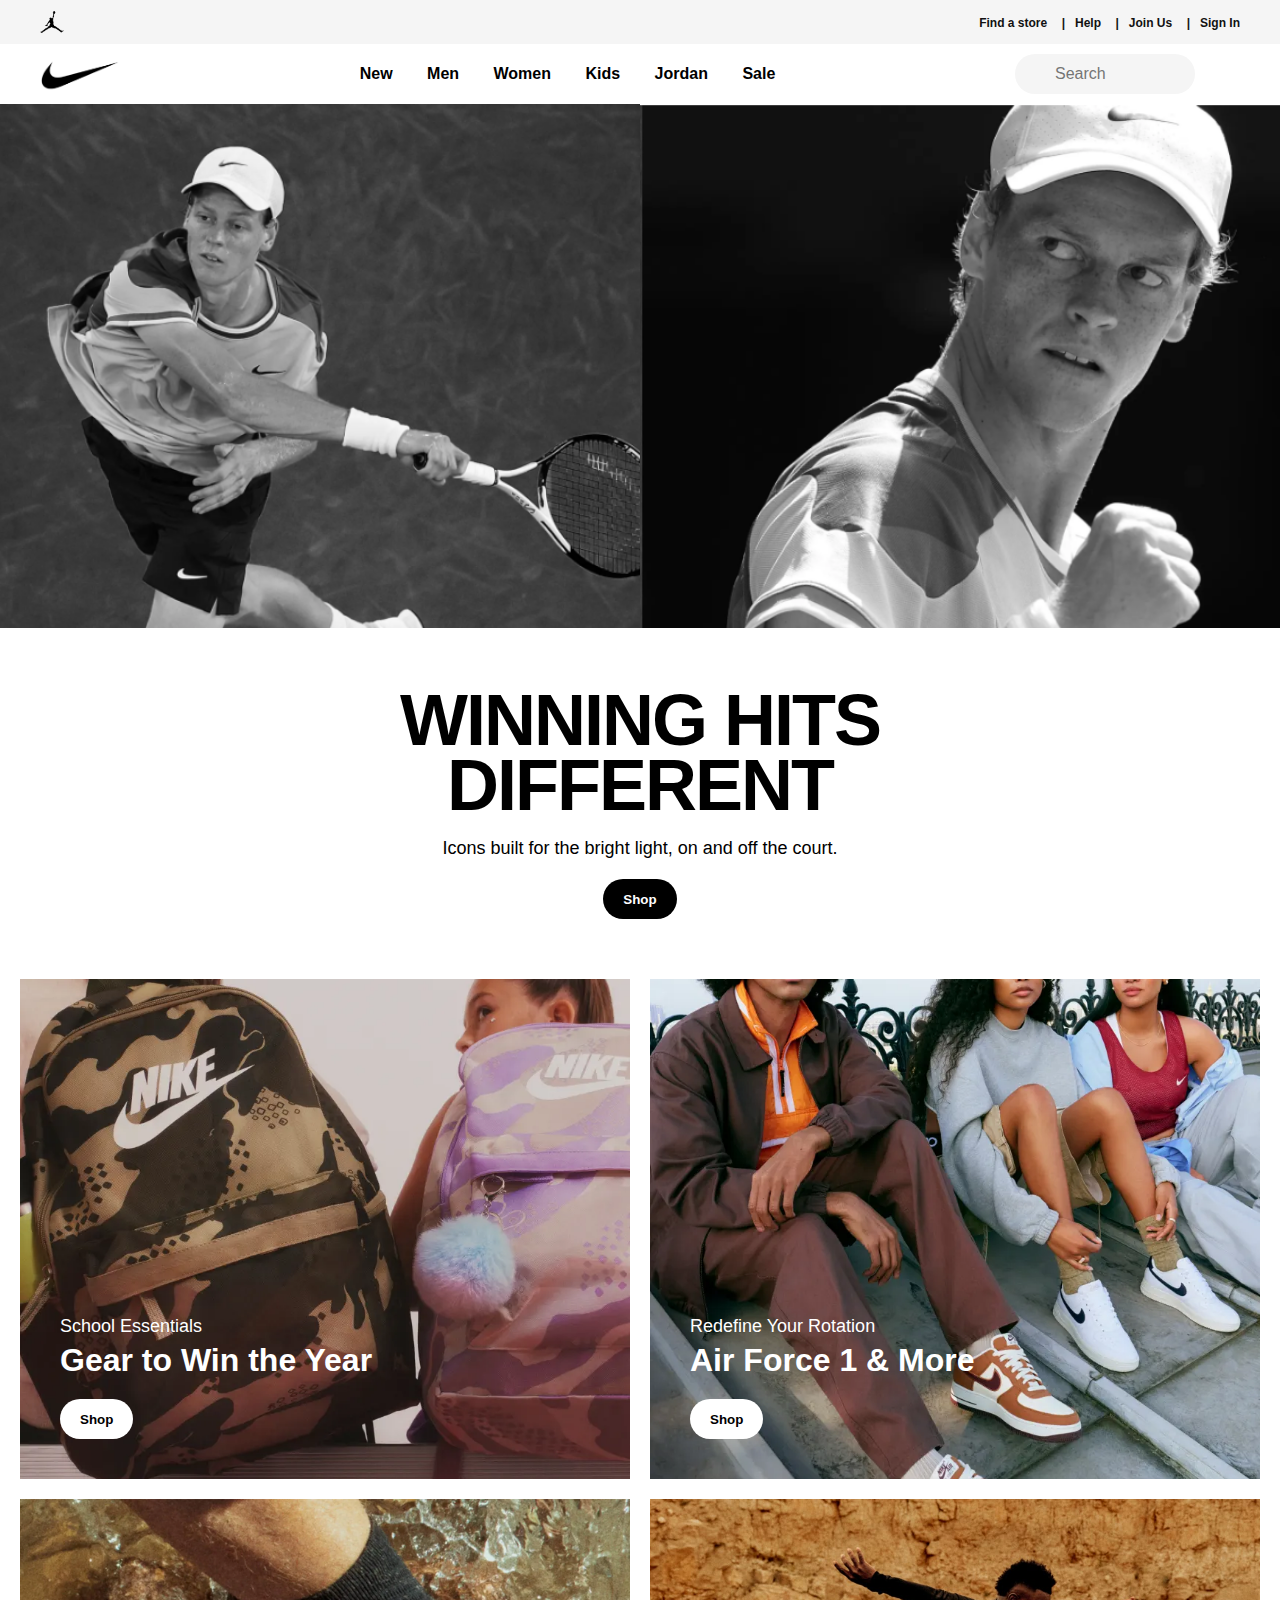
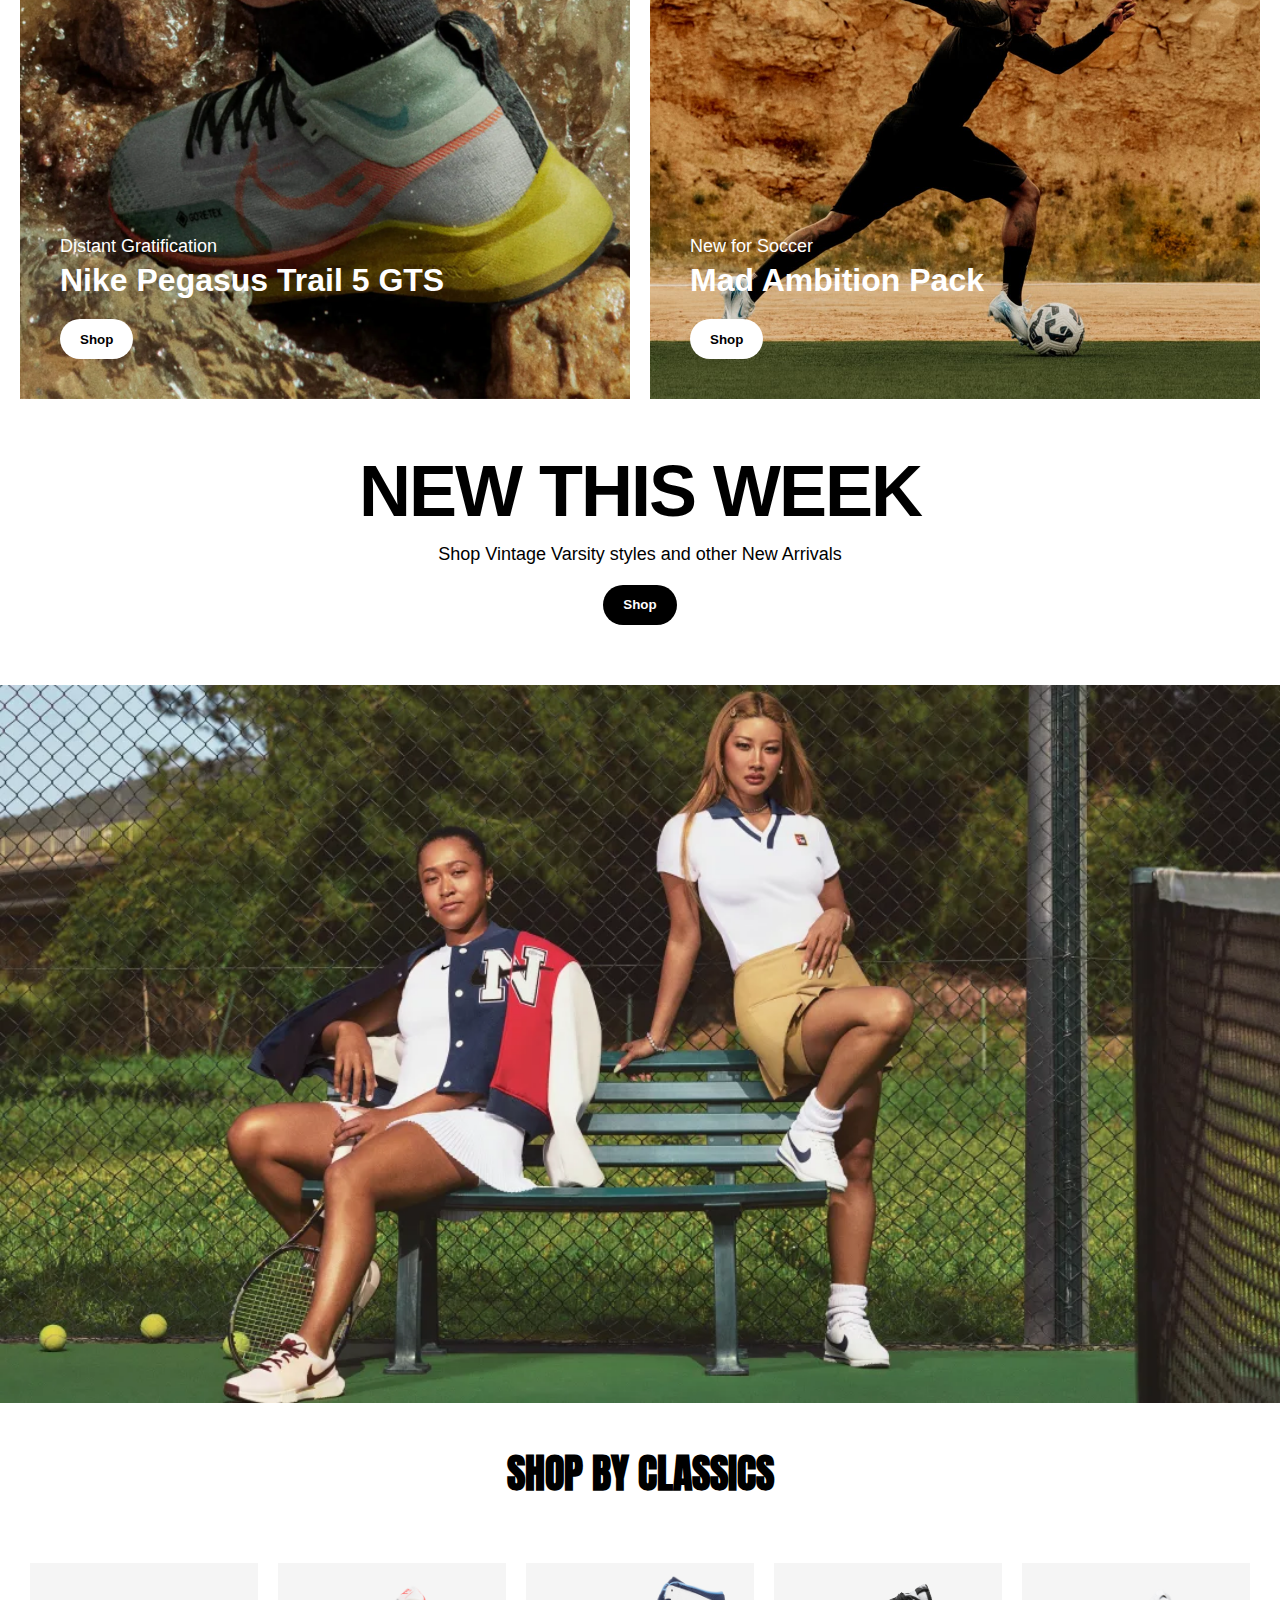
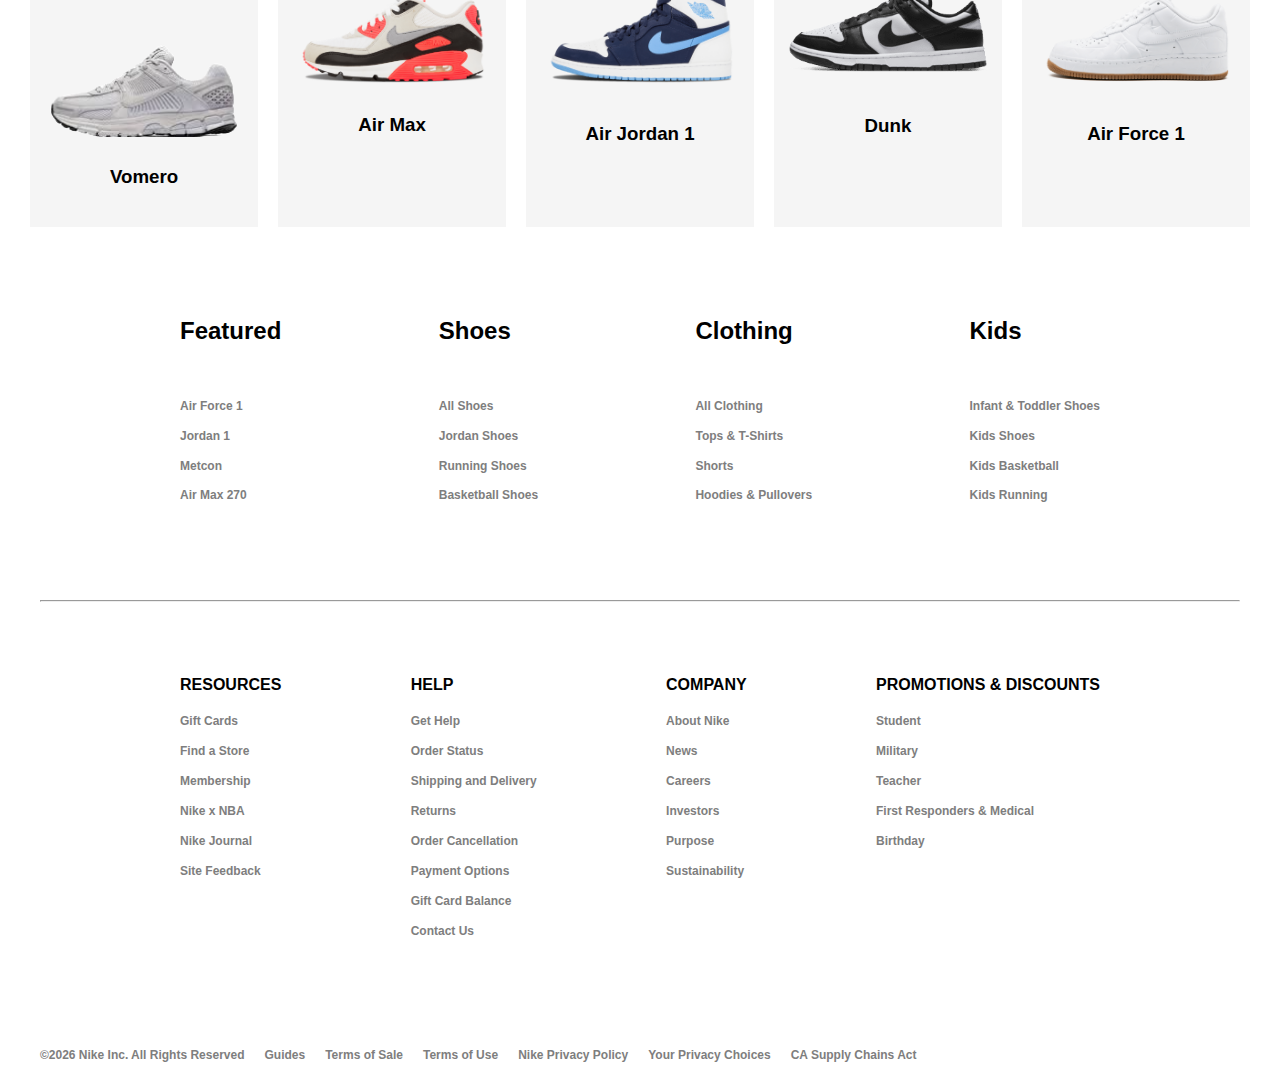
<file: index.html>
<!DOCTYPE html>
<html lang="en">

<head>
    <title>Nike.com</title>
    <meta name="viewport" content="width=device-width, initial-scale=1.0">
    <link rel="stylesheet" href="/css/style.css">
    <link rel="preconnect" href="https://fonts.googleapis.com">
    <link rel="preconnect" href="https://fonts.gstatic.com" crossorigin>
    <link href="https://fonts.googleapis.com/css2?family=Anton&display=swap" rel="stylesheet">
    <link rel="stylesheet" href="https://cdnjs.cloudflare.com/ajax/libs/font-awesome/6.6.0/css/all.min.css"
        integrity="sha512-Kc323vGBEqzTmouAECnVceyQqyqdsSiqLQISBL29aUW4U/M7pSPA/gEUZQqv1cwx4OnYxTxve5UMg5GT6L4JJg=="
        crossorigin="anonymous" referrerpolicy="no-referrer" />
</head>

<body>

    <!-- Top Bar -->
    <div class="first">
        <div class="first-inner">
            <div class="jordan">
                <img src="/images/pngegg.png" alt="jordan">
            </div>
            <div class="toolbar">
                <ul>
                    <li>Find a store</li>
                    <li>Help</li>
                    <li>Join Us</li>
                    <li><a href="signin.html" style="text-decoration: none; color: inherit;">Sign In</a></li>
                </ul>
            </div>
        </div>
    </div>

    <!-- Navigation -->
    <div class="container navbar">
        <div class="logo">
            <img src="/images/logo edited.png" alt="nike logo">
        </div>

        <div class="menu">
            <ul class="nav-links">
                <li><a href="#new">New</a></li>
                <li><a href="#men">Men</a></li>
                <li><a href="#women">Women</a></li>
                <li><a href="#kids">Kids</a></li>
                <li><a href="#jordan">Jordan</a></li>
                <li><a href="#sale">Sale</a></li>
            </ul>
        </div>

        <div class="search">
            <div class="search-bar-wrapper">
                <i class="fa-solid fa-magnifying-glass"></i>
                <input type="text" placeholder="Search">
            </div>
            <div class="search-icons">
                <a href="wishlist.html"><i class="fa-solid fa-heart"></i></a>
                <a href="cart.html"><i class="fa-solid fa-bag-shopping"></i></a>
            </div>
            <div class="hamburger">
                <i class="fa-solid fa-bars"></i>
            </div>
        </div>
    </div>

    <!-- Hero Images -->
    <div class="container1" id="new">
        <div class="img-one">
            <img src="/images/nike tennis.png" alt="tennis">
        </div>
        <div class="img-two">
            <img src="/images/nike batmen.png" alt="batmention">
        </div>
    </div>

    <!-- Hero Text -->
    <div class="hero-text-section">
        <h1>WINNING HITS</h1>
        <h1>DIFFERENT</h1>
        <p>Icons built for the bright light, on and off the court.</p>
        <div class="btn">
            <button type="button">Shop</button>
        </div>
    </div>

    <!-- Promo Grid 1 (Men/Women Area) -->
    <div class="promo-grid" id="men">
        <div class="textbox bg-bags">
            <div class="text-content">
                <h3>School Essentials</h3>
                <h1>Gear to Win the Year</h1>
                <button type="button">Shop</button>
            </div>
        </div>
        <div class="textbox bg-justdoit">
            <div class="text-content">
                <h3>Redefine Your Rotation</h3>
                <h1>Air Force 1 & More</h1>
                <button type="button">Shop</button>
            </div>
        </div>
    </div>

    <!-- Promo Grid 2 -->
    <div class="promo-grid" style="margin-top: 20px;" id="women">
        <div class="textbox bg-running">
            <div class="text-content">
                <h3>Distant Gratification</h3>
                <h1>Nike Pegasus Trail 5 GTS</h1>
                <button type="button">Shop</button>
            </div>
        </div>
        <div class="textbox bg-soccer" id="kids">
            <div class="text-content">
                <h3>New for Soccer</h3>
                <h1>Mad Ambition Pack</h1>
                <button type="button">Shop</button>
            </div>
        </div>
    </div>

    <!-- New Arrivals Text -->
    <div class="hero-text-section">
        <h1>NEW THIS WEEK</h1>
        <p>Shop Vintage Varsity styles and other New Arrivals</p>
        <div class="btn">
            <button type="button">Shop</button>
        </div>
    </div>

    <!-- Banner Image -->
    <div class="banner-img" id="jordan">
        <div class="img-three">
            <img src="/images/nike story.webp" alt="nike story">
        </div>
    </div>

    <!-- Classics Header -->
    <div class="fifth" id="sale">
        <h1>SHOP BY CLASSICS</h1>
    </div>

    <!-- Classics Grid -->
    <div class="classic-grid">
        <div class="classic-item">
            <img src="/images/vermooo.png" alt="vomero">
            <h3>Vomero</h3>
        </div>
        <div class="classic-item">
            <img src="/images/airmaxpngg.png" alt="airmax">
            <h3>Air Max</h3>
        </div>
        <div class="classic-item">
            <img src="/images/airjordannnnn.png" alt="air jordan">
            <h3>Air Jordan 1</h3>
        </div>
        <div class="classic-item">
            <img src="/images/dunk new.png" alt="dunk">
            <h3>Dunk</h3>
        </div>
        <div class="classic-item">
            <img src="/images/airforce png.png" alt="airforce">
            <h3>Air Force 1</h3>
        </div>
    </div>

    <!-- Footer Links -->
    <div class="footer-links">
        <div class="footer-column">
            <h2><b>Featured</b></h2><br>
            <h4>Air Force 1</h4>
            <h4>Jordan 1</h4>
            <h4>Metcon</h4>
            <h4>Air Max 270</h4>
        </div>
        <div class="footer-column">
            <h2><b>Shoes</b></h2><br>
            <h4>All Shoes</h4>
            <h4>Jordan Shoes</h4>
            <h4>Running Shoes</h4>
            <h4>Basketball Shoes</h4>
        </div>
        <div class="footer-column">
            <h2><b>Clothing</b></h2><br>
            <h4>All Clothing</h4>
            <h4>Tops & T-Shirts</h4>
            <h4>Shorts</h4>
            <h4>Hoodies & Pullovers</h4>
        </div>
        <div class="footer-column">
            <h2><b>Kids</b></h2><br>
            <h4>Infant & Toddler Shoes</h4>
            <h4>Kids Shoes</h4>
            <h4>Kids Basketball</h4>
            <h4>Kids Running</h4>
        </div>
    </div>

    <div class="hr-container">
        <hr>
    </div>

    <!-- Main Footer -->
    <div class="footer-links">
        <div class="footer-column">
            <h3><b>Resources</b></h3>
            <h4>Gift Cards</h4>
            <h4>Find a Store</h4>
            <h4>Membership</h4>
            <h4>Nike x NBA</h4>
            <h4>Nike Journal</h4>
            <h4>Site Feedback</h4>
        </div>
        <div class="footer-column">
            <h3><b>Help</b></h3>
            <h4>Get Help</h4>
            <h4>Order Status</h4>
            <h4>Shipping and Delivery</h4>
            <h4>Returns</h4>
            <h4>Order Cancellation</h4>
            <h4>Payment Options</h4>
            <h4>Gift Card Balance</h4>
            <h4>Contact Us</h4>
        </div>
        <div class="footer-column">
            <h3><b>Company</b></h3>
            <h4>About Nike</h4>
            <h4>News</h4>
            <h4>Careers</h4>
            <h4>Investors</h4>
            <h4>Purpose</h4>
            <h4>Sustainability</h4>
        </div>
        <div class="footer-column">
            <h3><b>Promotions & Discounts</b></h3>
            <h4>Student</h4>
            <h4>Military</h4>
            <h4>Teacher</h4>
            <h4>First Responders & Medical</h4>
            <h4>Birthday</h4>
        </div>
    </div>

    <!-- Bottom Bar -->
    <div class="endbar">
        <h4>&copy;2026 Nike Inc. All Rights Reserved</h4>
        <h4>Guides</h4>
        <h4>Terms of Sale</h4>
        <h4>Terms of Use</h4>
        <h4>Nike Privacy Policy</h4>
        <h4>Your Privacy Choices</h4>
        <h4>CA Supply Chains Act</h4>
    </div>

    <script src="/js/script.js"></script>
</body>

</html>
</file>
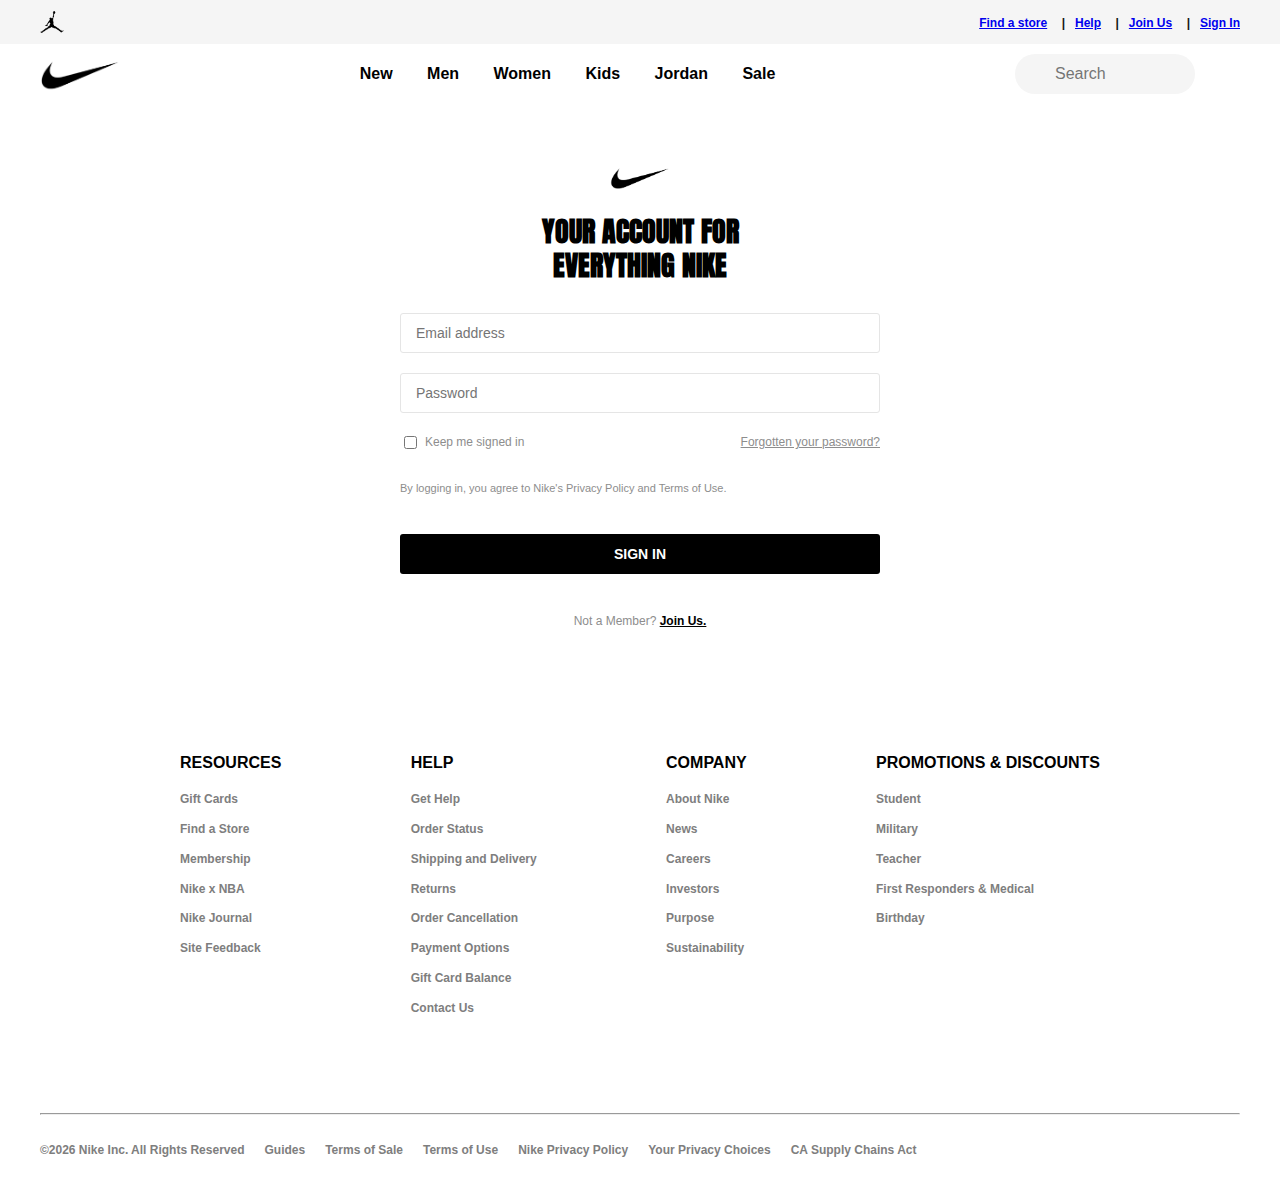
<file: signin.html>
<!DOCTYPE html>
<html lang="en">

<head>
    <title>Sign In - Nike.com</title>
    <meta name="viewport" content="width=device-width, initial-scale=1.0">
    <link rel="stylesheet" href="/css/style.css">
    <link rel="preconnect" href="https://fonts.googleapis.com">
    <link rel="preconnect" href="https://fonts.gstatic.com" crossorigin>
    <link href="https://fonts.googleapis.com/css2?family=Anton&display=swap" rel="stylesheet">
    <link rel="stylesheet" href="https://cdnjs.cloudflare.com/ajax/libs/font-awesome/6.6.0/css/all.min.css"
        integrity="sha512-Kc323vGBEqzTmouAECnVceyQqyqdsSiqLQISBL29aUW4U/M7pSPA/gEUZQqv1cwx4OnYxTxve5UMg5GT6L4JJg=="
        crossorigin="anonymous" referrerpolicy="no-referrer" />
</head>

<body>

    <!-- Top Bar -->
    <div class="first">
        <div class="first-inner">
            <div class="jordan">
                <a href="index.html"><img src="/images/pngegg.png" alt="jordan"></a>
            </div>
            <div class="toolbar">
                <ul>
                    <li><a href="signin.html">Find a store</a></li>
                    <li><a href="signin.html">Help</a></li>
                    <li><a href="signin.html">Join Us</a></li>
                    <li><a href="signin.html">Sign In</a></li>
                </ul>
            </div>
        </div>
    </div>

    <!-- Navigation (Simplified for Sign In) -->
    <div class="container navbar">
        <div class="logo">
            <a href="index.html"><img src="/images/logo edited.png" alt="nike logo"></a>
        </div>

        <!-- Navbar Hidden or simplified on login page usually, but keeping for consistency as per request -->
        <div class="menu">
            <ul class="nav-links">
                <li><a href="index.html#new">New</a></li>
                <li><a href="index.html#men">Men</a></li>
                <li><a href="index.html#women">Women</a></li>
                <li><a href="index.html#kids">Kids</a></li>
                <li><a href="index.html#jordan">Jordan</a></li>
                <li><a href="index.html#sale">Sale</a></li>
            </ul>
        </div>

        <div class="search">
            <div class="search-bar-wrapper">
                <i class="fa-solid fa-magnifying-glass"></i>
                <input type="text" placeholder="Search">
            </div>
            <div class="search-icons">
                <a href="wishlist.html"><i class="fa-solid fa-heart"></i></a>
                <a href="cart.html"><i class="fa-solid fa-bag-shopping"></i></a>
            </div>
            <div class="hamburger">
                <i class="fa-solid fa-bars"></i>
            </div>
        </div>
    </div>

    <!-- Login Content -->
    <div class="login-page">
        <div class="login-container">
            <img src="/images/logo edited.png" alt="Nike" class="login-logo">
            <div class="login-header">
                <h1>YOUR ACCOUNT FOR <br> EVERYTHING NIKE</h1>
            </div>

            <form class="login-form">
                <div class="input-group">
                    <input type="email" id="email" placeholder="Email address" required>
                </div>
                <div class="input-group">
                    <input type="password" id="password" placeholder="Password" required>
                </div>

                <div class="input-options">
                    <label>
                        <input type="checkbox"> Keep me signed in
                    </label>
                    <a href="#">Forgotten your password?</a>
                </div>

                <div class="gdpr-text" style="font-size: 11px; color: #8d8d8d; margin: 10px 0; text-align: left;">
                    By logging in, you agree to Nike's Privacy Policy and Terms of Use.
                </div>

                <button type="submit" class="btn-signin">SIGN IN</button>

                <div class="join-us">
                    Not a Member? <a href="#">Join Us.</a>
                </div>
            </form>
        </div>
    </div>

    <!-- Footer Links -->
    <div class="footer-links">
        <div class="footer-column">
            <h3><b>Resources</b></h3>
            <h4>Gift Cards</h4>
            <h4>Find a Store</h4>
            <h4>Membership</h4>
            <h4>Nike x NBA</h4>
            <h4>Nike Journal</h4>
            <h4>Site Feedback</h4>
        </div>
        <div class="footer-column">
            <h3><b>Help</b></h3>
            <h4>Get Help</h4>
            <h4>Order Status</h4>
            <h4>Shipping and Delivery</h4>
            <h4>Returns</h4>
            <h4>Order Cancellation</h4>
            <h4>Payment Options</h4>
            <h4>Gift Card Balance</h4>
            <h4>Contact Us</h4>
        </div>
        <div class="footer-column">
            <h3><b>Company</b></h3>
            <h4>About Nike</h4>
            <h4>News</h4>
            <h4>Careers</h4>
            <h4>Investors</h4>
            <h4>Purpose</h4>
            <h4>Sustainability</h4>
        </div>
        <div class="footer-column">
            <h3><b>Promotions & Discounts</b></h3>
            <h4>Student</h4>
            <h4>Military</h4>
            <h4>Teacher</h4>
            <h4>First Responders & Medical</h4>
            <h4>Birthday</h4>
        </div>
    </div>

    <div class="hr-container">
        <hr>
    </div>

    <!-- Bottom Bar -->
    <div class="endbar">
        <h4>&copy;2026 Nike Inc. All Rights Reserved</h4>
        <h4>Guides</h4>
        <h4>Terms of Sale</h4>
        <h4>Terms of Use</h4>
        <h4>Nike Privacy Policy</h4>
        <h4>Your Privacy Choices</h4>
        <h4>CA Supply Chains Act</h4>
    </div>

    <script src="/js/script.js"></script>
    <script src="/js/signin.js"></script>
</body>

</html>
</file>
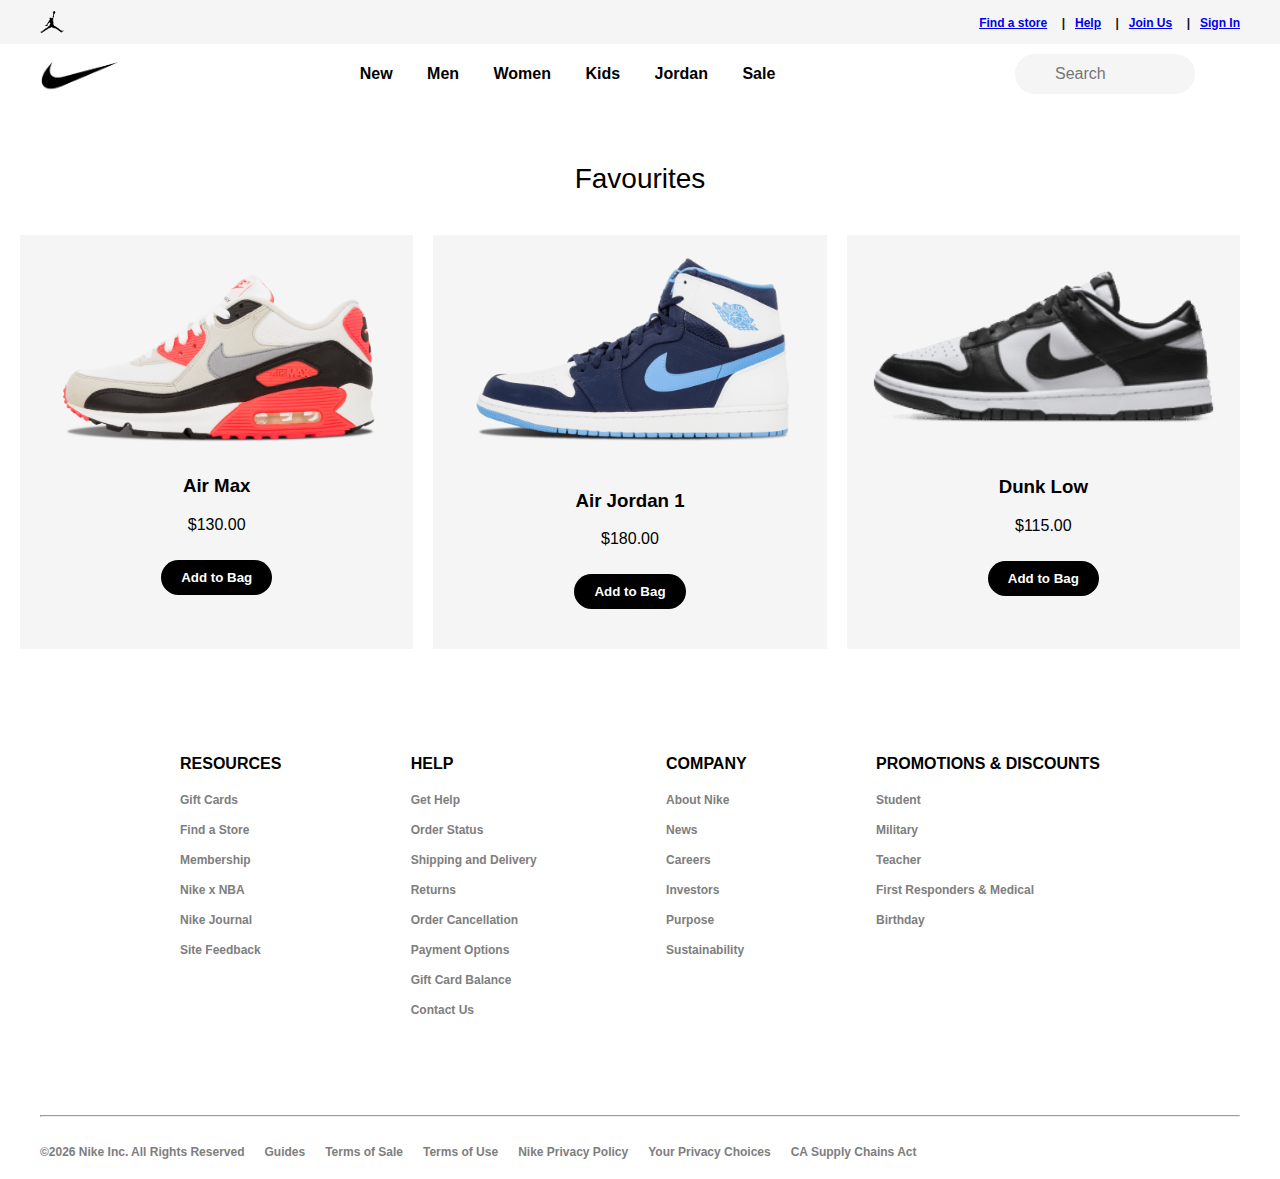
<file: wishlist.html>
<!DOCTYPE html>
<html lang="en">

<head>
    <title>Favourites - Nike.com</title>
    <meta name="viewport" content="width=device-width, initial-scale=1.0">
    <link rel="stylesheet" href="/css/style.css">
    <link rel="preconnect" href="https://fonts.googleapis.com">
    <link rel="preconnect" href="https://fonts.gstatic.com" crossorigin>
    <link href="https://fonts.googleapis.com/css2?family=Anton&display=swap" rel="stylesheet">
    <link rel="stylesheet" href="https://cdnjs.cloudflare.com/ajax/libs/font-awesome/6.6.0/css/all.min.css"
        integrity="sha512-Kc323vGBEqzTmouAECnVceyQqyqdsSiqLQISBL29aUW4U/M7pSPA/gEUZQqv1cwx4OnYxTxve5UMg5GT6L4JJg=="
        crossorigin="anonymous" referrerpolicy="no-referrer" />
</head>

<body>

    <!-- Top Bar -->
    <div class="first">
        <div class="first-inner">
            <div class="jordan">
                <a href="index.html"><img src="/images/pngegg.png" alt="jordan"></a>
            </div>
            <div class="toolbar">
                <ul>
                    <li><a href="#">Find a store</a></li>
                    <li><a href="#">Help</a></li>
                    <li><a href="signin.html">Join Us</a></li>
                    <li><a href="signin.html">Sign In</a></li>
                </ul>
            </div>
        </div>
    </div>

    <!-- Navigation -->
    <div class="container navbar">
        <div class="logo">
            <a href="index.html"><img src="/images/logo edited.png" alt="nike logo"></a>
        </div>

        <div class="menu">
            <ul class="nav-links">
                <li><a href="index.html#new">New</a></li>
                <li><a href="index.html#men">Men</a></li>
                <li><a href="index.html#women">Women</a></li>
                <li><a href="index.html#kids">Kids</a></li>
                <li><a href="index.html#jordan">Jordan</a></li>
                <li><a href="index.html#sale">Sale</a></li>
            </ul>
        </div>

        <div class="search">
            <div class="search-bar-wrapper">
                <i class="fa-solid fa-magnifying-glass"></i>
                <input type="text" placeholder="Search">
            </div>
            <div class="search-icons">
                <a href="wishlist.html"><i class="fa-solid fa-heart"></i></a>
                <a href="cart.html"><i class="fa-solid fa-bag-shopping"></i></a>
            </div>
            <div class="hamburger">
                <i class="fa-solid fa-bars"></i>
            </div>
        </div>
    </div>

    <!-- Wishlist Content -->
    <div class="main-wrapper wishlist-page">
        <div class="wishlist-header">
            <h1>Favourites</h1>
        </div>

        <div class="wishlist-grid">
            <!-- Reuse item structure or similar -->
            <div class="wishlist-item">
                <img src="/images/airmaxpngg.png" alt="Air Max">
                <h3>Air Max</h3>
                <p>$130.00</p>
                <button class="btn-add-to-bag">Add to Bag</button>
            </div>
            <div class="wishlist-item">
                <img src="/images/airjordannnnn.png" alt="Air Jordan">
                <h3>Air Jordan 1</h3>
                <p>$180.00</p>
                <button class="btn-add-to-bag">Add to Bag</button>
            </div>
            <div class="wishlist-item">
                <img src="/images/dunk new.png" alt="Dunk">
                <h3>Dunk Low</h3>
                <p>$115.00</p>
                <button class="btn-add-to-bag">Add to Bag</button>
            </div>
        </div>
    </div>

    <!-- Footer Links -->
    <div class="footer-links">
        <div class="footer-column">
            <h3><b>Resources</b></h3>
            <h4>Gift Cards</h4>
            <h4>Find a Store</h4>
            <h4>Membership</h4>
            <h4>Nike x NBA</h4>
            <h4>Nike Journal</h4>
            <h4>Site Feedback</h4>
        </div>
        <div class="footer-column">
            <h3><b>Help</b></h3>
            <h4>Get Help</h4>
            <h4>Order Status</h4>
            <h4>Shipping and Delivery</h4>
            <h4>Returns</h4>
            <h4>Order Cancellation</h4>
            <h4>Payment Options</h4>
            <h4>Gift Card Balance</h4>
            <h4>Contact Us</h4>
        </div>
        <div class="footer-column">
            <h3><b>Company</b></h3>
            <h4>About Nike</h4>
            <h4>News</h4>
            <h4>Careers</h4>
            <h4>Investors</h4>
            <h4>Purpose</h4>
            <h4>Sustainability</h4>
        </div>
        <div class="footer-column">
            <h3><b>Promotions & Discounts</b></h3>
            <h4>Student</h4>
            <h4>Military</h4>
            <h4>Teacher</h4>
            <h4>First Responders & Medical</h4>
            <h4>Birthday</h4>
        </div>
    </div>

    <div class="hr-container">
        <hr>
    </div>

    <!-- Bottom Bar -->
    <div class="endbar">
        <h4>&copy;2026 Nike Inc. All Rights Reserved</h4>
        <h4>Guides</h4>
        <h4>Terms of Sale</h4>
        <h4>Terms of Use</h4>
        <h4>Nike Privacy Policy</h4>
        <h4>Your Privacy Choices</h4>
        <h4>CA Supply Chains Act</h4>
    </div>

    <script src="/js/script.js"></script>
</body>

</html>
</file>
<file: css/style.css>
* {
    box-sizing: border-box;
}

html {
    scroll-behavior: smooth;
    scroll-padding-top: 80px;
    /* Offset for sticky header */
}

body {
    font-family: Arial, Helvetica, sans-serif;
    padding: 0;
    margin: 0;
    overflow-x: hidden;
}

/* Common Container Utility */
.main-wrapper {
    max-width: 1440px;
    margin: 0 auto;
    width: 100%;
}

/* First Row Start */
.first {
    width: 100%;
    background-color: #F5F5F5;
    padding: 10px 0;
}

.first-inner {
    display: flex;
    justify-content: space-between;
    align-items: center;
    max-width: 1440px;
    margin: 0 auto;
    padding: 0 40px;
}

.jordan img {
    height: 24px;
    width: auto;
    display: block;
}

.toolbar ul {
    margin: 0;
    padding: 0;
    text-align: right;
}

.toolbar ul li {
    font-weight: 550;
    font-size: 12px;
    display: inline-block;
    list-style-type: none;
    color: #111;
    cursor: pointer;
    transition: color 0.3s;
}

.toolbar ul li:hover {
    color: #757575;
}

.toolbar li:not(:first-child)::before {
    content: "|";
    margin: 0 10px;
    color: #111;
}

/* First Row End */

/* Navigation/Header */
.container.navbar {
    display: flex;
    align-items: center;
    justify-content: space-between;
    padding: 0 40px;
    max-width: 100%;
    /* Changed to allow sticky full width */
    width: 100%;
    height: 60px;
    background-color: white;
    /* Ensure bg for sticky */
    transition: all 0.3s ease;
}

.container.navbar.sticky {
    position: fixed;
    top: 0;
    left: 0;
    box-shadow: 0 2px 10px rgba(0, 0, 0, 0.1);
    z-index: 1000;
    padding: 0 40px;
    height: 70px;
}

.logo {
    width: 80px;
    flex-shrink: 0;
}

.logo img {
    width: 100%;
    display: block;
}

.menu {
    flex-grow: 1;
    text-align: center;
}

.menu ul {
    margin: 0;
    padding: 0;
    display: inline-block;
}

.menu ul li {
    display: inline-block;
    list-style-type: none;
    margin: 0 15px;
    font-weight: 550;
    font-size: 16px;
}

.menu ul li a {
    text-decoration: none;
    color: black;
    position: relative;
    padding-bottom: 5px;
}

.menu ul li a::after {
    content: '';
    position: absolute;
    width: 0;
    height: 2px;
    bottom: 0;
    left: 0;
    background-color: black;
    transition: width 0.3s;
}

.menu ul li a:hover::after {
    width: 100%;
}

.search {
    display: flex;
    align-items: center;
    gap: 15px;
    width: auto;
}

.search-bar-wrapper {
    position: relative;
}

.search input[type=text] {
    height: 40px;
    width: 180px;
    border-radius: 20px;
    background-color: #F5F5F5;
    border: none;
    padding-left: 40px;
    /* Space for icon */
    font-size: 16px;
    transition: background-color 0.3s;
}

.search input[type=text]:focus {
    outline: none;
    background-color: #E5E5E5;
}

.search-bar-wrapper .fa-magnifying-glass {
    position: absolute;
    left: 10px;
    top: 50%;
    transform: translateY(-50%);
    font-size: 20px;
}

.search-icons i {
    font-size: 24px;
    cursor: pointer;
    margin-left: 15px;
    transition: transform 0.2s;
}

.search-icons i:hover {
    transform: scale(1.1);
}

.hamburger {
    display: none;
    font-size: 24px;
    cursor: pointer;
    margin-left: 20px;
}

/* Generic Flex Rows */
.container1 {
    display: flex;
    justify-content: center;
    flex-wrap: wrap;
    width: 100%;
    max-width: 1440px;
    margin: 0 auto;
}

/* Images Row */
.img-one {
    width: 50%;
    display: flex;
}

.img-two {
    width: 50%;
}

.img-one img,
.img-two img {
    width: 100%;
    height: auto;
    display: block;
    object-fit: cover;
}

/* Hero Text Section */
.hero-text-section {
    width: 100%;
    text-align: center;
    padding: 60px 20px;
    max-width: 1000px;
    margin: 0 auto;
}

.hero-text-section h1 {
    font-size: 72px;
    font-family: 'Impact', sans-serif;
    text-transform: uppercase;
    margin: 0;
    line-height: 0.9;
    letter-spacing: -2px;
}

.hero-text-section p {
    font-size: 18px;
    margin: 20px 0;
}

.btn button {
    background-color: black;
    color: white;
    height: 40px;
    padding: 0 20px;
    border-radius: 20px;
    border: none;
    cursor: pointer;
    font-weight: bold;
    transition: background-color 0.3s, transform 0.2s;
}

.btn button:hover {
    background-color: #333;
    transform: translateY(-2px);
}

/* Grid for Promo Boxes */
.promo-grid {
    display: flex;
    width: 100%;
    max-width: 1440px;
    margin: 0 auto;
    padding: 0 20px;
    gap: 20px;
}

.textbox {
    flex: 1;
    height: 500px;
    background-size: cover;
    background-position: center;
    position: relative;
    display: flex;
    flex-direction: column;
    justify-content: flex-end;
    align-items: flex-start;
    padding: 40px;
    transition: transform 0.3s;
}

.textbox:hover {
    /* Subtle zoom effect could be cool, but avoiding layout shift for now */
}

.textbox.bg-bags {
    background-image: url('../images/nike bags.jpg');
}

.textbox.bg-justdoit {
    background-image: url('/images/nike-just-do-it.jpg');
}

.textbox.bg-running {
    background-image: url('/images/nike runnnnig.jpg');
}

.textbox.bg-soccer {
    background-image: url('/images/nike-soccer new.jpg');
}

.text-content {
    color: white;
    text-align: left;
}

.text-content h3 {
    margin: 0;
    font-size: 18px;
    font-weight: normal;
}

.text-content h1 {
    margin: 5px 0 20px;
    font-size: 32px;
}

.text-content button {
    background-color: white;
    color: black;
    height: 40px;
    padding: 0 20px;
    border-radius: 20px;
    border: none;
    font-weight: 700;
    cursor: pointer;
    transition: background-color 0.3s;
}

.text-content button:hover {
    background-color: #f0f0f0;
}

/* Full Width Banner */
.banner-img img {
    width: 100%;
    height: auto;
    display: block;
}

/* Classics Section */
.fifth {
    padding: 40px 20px;
    text-align: center;
}

.fifth h1 {
    font-size: 40px;
    font-family: 'Anton', sans-serif;
    margin: 0;
}

.classic-grid {
    display: flex;
    justify-content: center;
    gap: 20px;
    padding: 20px;
    flex-wrap: wrap;
    max-width: 1440px;
    margin: 0 auto;
}

.classic-item {
    background-color: #F5F5F5;
    width: calc(20% - 20px);
    min-width: 200px;
    text-align: center;
    padding-bottom: 20px;
    cursor: pointer;
    transition: transform 0.2s, box-shadow 0.2s;
}

.classic-item:hover {
    transform: translateY(-5px);
    box-shadow: 0 10px 20px rgba(0, 0, 0, 0.1);
}

.classic-item img {
    width: 100%;
    height: auto;
}

/* Footer Links */
.footer-links {
    display: flex;
    justify-content: space-between;
    padding: 50px 40px;
    max-width: 1000px;
    margin: 0 auto;
    flex-wrap: wrap;
}

.footer-column {
    margin-bottom: 30px;
}

.footer-column h3 {
    font-size: 16px;
    text-transform: uppercase;
    margin-bottom: 20px;
}

.footer-column h4 {
    color: #7e7e7e;
    font-size: 12px;
    margin-bottom: 10px;
    cursor: pointer;
    transition: color 0.2s;
}

.footer-column h4:hover {
    color: black;
}

.hr-container {
    max-width: 1440px;
    margin: 0 auto;
    padding: 0 40px;
}

/* Bottom Bar */
.endbar {
    display: flex;
    flex-wrap: wrap;
    padding: 20px 40px;
    max-width: 1440px;
    margin: 0 auto;
    gap: 20px;
}

.endbar h4 {
    color: #7e7e7e;
    font-size: 12px;
    margin: 0;
    cursor: pointer;
}

/* Mobile Responsiveness */
@media screen and (max-width: 960px) {
    .menu {
        position: fixed;
        right: -100%;
        top: 60px;
        /* Below navbar */
        background-color: white;
        width: 100%;
        height: calc(100vh - 60px);
        flex-direction: column;
        justify-content: flex-start;
        padding-top: 40px;
        transition: right 0.3s ease;
        z-index: 999;
        box-shadow: -2px 0 5px rgba(0, 0, 0, 0.1);
    }

    .menu.active {
        right: 0;
    }

    .menu ul {
        display: flex;
        flex-direction: column;
        gap: 30px;
    }

    .hamburger {
        display: block;
    }

    .classic-item {
        width: calc(33.33% - 20px);
    }
}

@media screen and (max-width: 768px) {

    /* Top Bar */
    .first-inner {
        padding: 0 20px;
    }

    .jordan {
        margin: 0;
    }

    /* Navbar */
    .container {
        padding: 0 20px;
    }

    .search input[type=text] {
        display: none;
        /* Hide search bar on really small screens if needed, or keep it */
    }

    /* Images Row */
    .img-one,
    .img-two {
        width: 100%;
    }

    /* Hero Text */
    .hero-text-section h1 {
        font-size: 48px;
    }

    /* Promo Grid Stacking */
    .promo-grid {
        flex-direction: column;
    }

    .textbox {
        width: 100%;
        height: 400px;
    }

    /* Classics */
    .classic-item {
        width: calc(50% - 20px);
    }

    /* Footer */
    .footer-links {
        flex-direction: column;
    }

    .endbar {
        flex-direction: column;
        gap: 10px;
    }
}

/* --- Sign In Page Styles --- */
.login-page {
    display: flex;
    justify-content: center;
    padding: 60px 20px;
    min-height: 60vh;
}

.login-container {
    width: 100%;
    max-width: 480px;
    text-align: center;
}

.login-logo {
    width: 60px;
    margin-bottom: 20px;
}

.login-header {
    margin-bottom: 30px;
}

.login-header h1 {
    font-family: 'Anton', sans-serif;
    /* Or Impact/Arial Bold */
    font-size: 28px;
    margin: 0 0 20px 0;
    line-height: 1.2;
}

.login-form {
    display: flex;
    flex-direction: column;
    gap: 20px;
}

.input-group input {
    width: 100%;
    height: 40px;
    padding: 10px 15px;
    border: 1px solid #e5e5e5;
    border-radius: 3px;
    font-size: 14px;
}

.input-options {
    display: flex;
    justify-content: space-between;
    align-items: center;
    font-size: 12px;
    color: #8d8d8d;
}

.input-options label {
    display: flex;
    align-items: center;
    gap: 5px;
    cursor: pointer;
}

.input-options a {
    color: #8d8d8d;
    text-decoration: underline;
}

.btn-signin {
    background-color: black;
    color: white;
    height: 40px;
    border-radius: 3px;
    border: none;
    font-weight: bold;
    cursor: pointer;
    margin-top: 10px;
    font-size: 14px;
    text-transform: uppercase;
    transition: background-color 0.3s;
}

.btn-signin:hover {
    background-color: #333;
}

.join-us {
    margin-top: 20px;
    font-size: 12px;
    color: #8d8d8d;
}

.join-us a {
    color: black;
    text-decoration: underline;
    font-weight: bold;
}

/* --- Cart Page Styles --- */
.cart-page {
    padding: 40px 20px;
    background-color: white;
}

.cart-title {
    font-size: 24px;
    margin-bottom: 20px;
    font-weight: 500;
}

.cart-container {
    display: flex;
    justify-content: space-between;
    gap: 40px;
}

.cart-items {
    flex: 2;
}

.cart-item {
    display: flex;
    gap: 20px;
    padding-bottom: 20px;
    margin-bottom: 20px;
    border-bottom: 1px solid #e5e5e5;
}

.cart-item img {
    width: 150px;
    height: 150px;
    object-fit: cover;
}

.cart-item-details {
    flex-grow: 1;
}

.cart-item-details h3 {
    margin: 0 0 5px 0;
    font-size: 16px;
}

.cart-item-details p {
    margin: 0 0 5px 0;
    color: #757575;
    font-size: 14px;
}

.cart-item-actions {
    margin-top: 10px;
    display: flex;
    gap: 20px;
}

.cart-item-actions button {
    background: none;
    border: none;
    cursor: pointer;
    text-decoration: underline;
    color: #757575;
    padding: 0;
}

.cart-item-actions button:hover {
    color: black;
}

.cart-summary {
    flex: 1;
    min-width: 300px;
}

.summary-box {
    padding: 20px;
}

.summary-title {
    font-size: 22px;
    margin-bottom: 20px;
}

.summary-row {
    display: flex;
    justify-content: space-between;
    margin-bottom: 10px;
    font-size: 16px;
}

.summary-row.total {
    border-top: 1px solid #e5e5e5;
    border-bottom: 1px solid #e5e5e5;
    padding: 15px 0;
    margin: 20px 0;
    font-weight: bold;
}

.btn-checkout {
    background-color: black;
    color: white;
    width: 100%;
    height: 50px;
    border-radius: 30px;
    border: none;
    font-weight: bold;
    cursor: pointer;
    font-size: 16px;
    transition: background-color 0.3s;
}

.btn-checkout:hover {
    background-color: #333;
}

/* --- Wishlist Page Styles --- */
.wishlist-page {
    padding: 40px 20px;
}

.wishlist-header {
    text-align: center;
    margin-bottom: 40px;
}

.wishlist-header h1 {
    font-size: 28px;
    font-weight: 500;
}

/* Reuse classic-grid for wishlist items but ensure it wraps nicely */
.wishlist-grid {
    display: flex;
    flex-wrap: wrap;
    gap: 20px;
    max-width: 1440px;
    margin: 0 auto;
}

.wishlist-item {
    width: calc(33.333% - 20px);
    /* 3 items per row default */
    background-color: #F5F5F5;
    text-align: center;
    padding-bottom: 40px;
    /* More space for buttons */
    position: relative;
    cursor: pointer;
    transition: transform 0.2s;
}

.wishlist-item img {
    width: 100%;
    height: auto;
}

.wishlist-item h3 {
    margin-top: 15px;
}

.btn-add-to-bag {
    margin-top: 10px;
    background-color: black;
    color: white;
    border: none;
    padding: 10px 20px;
    border-radius: 20px;
    cursor: pointer;
    font-weight: bold;
}

@media screen and (max-width: 768px) {
    .cart-container {
        flex-direction: column;
    }

    .wishlist-item {
        width: calc(50% - 10px);
    }
}
</file>
